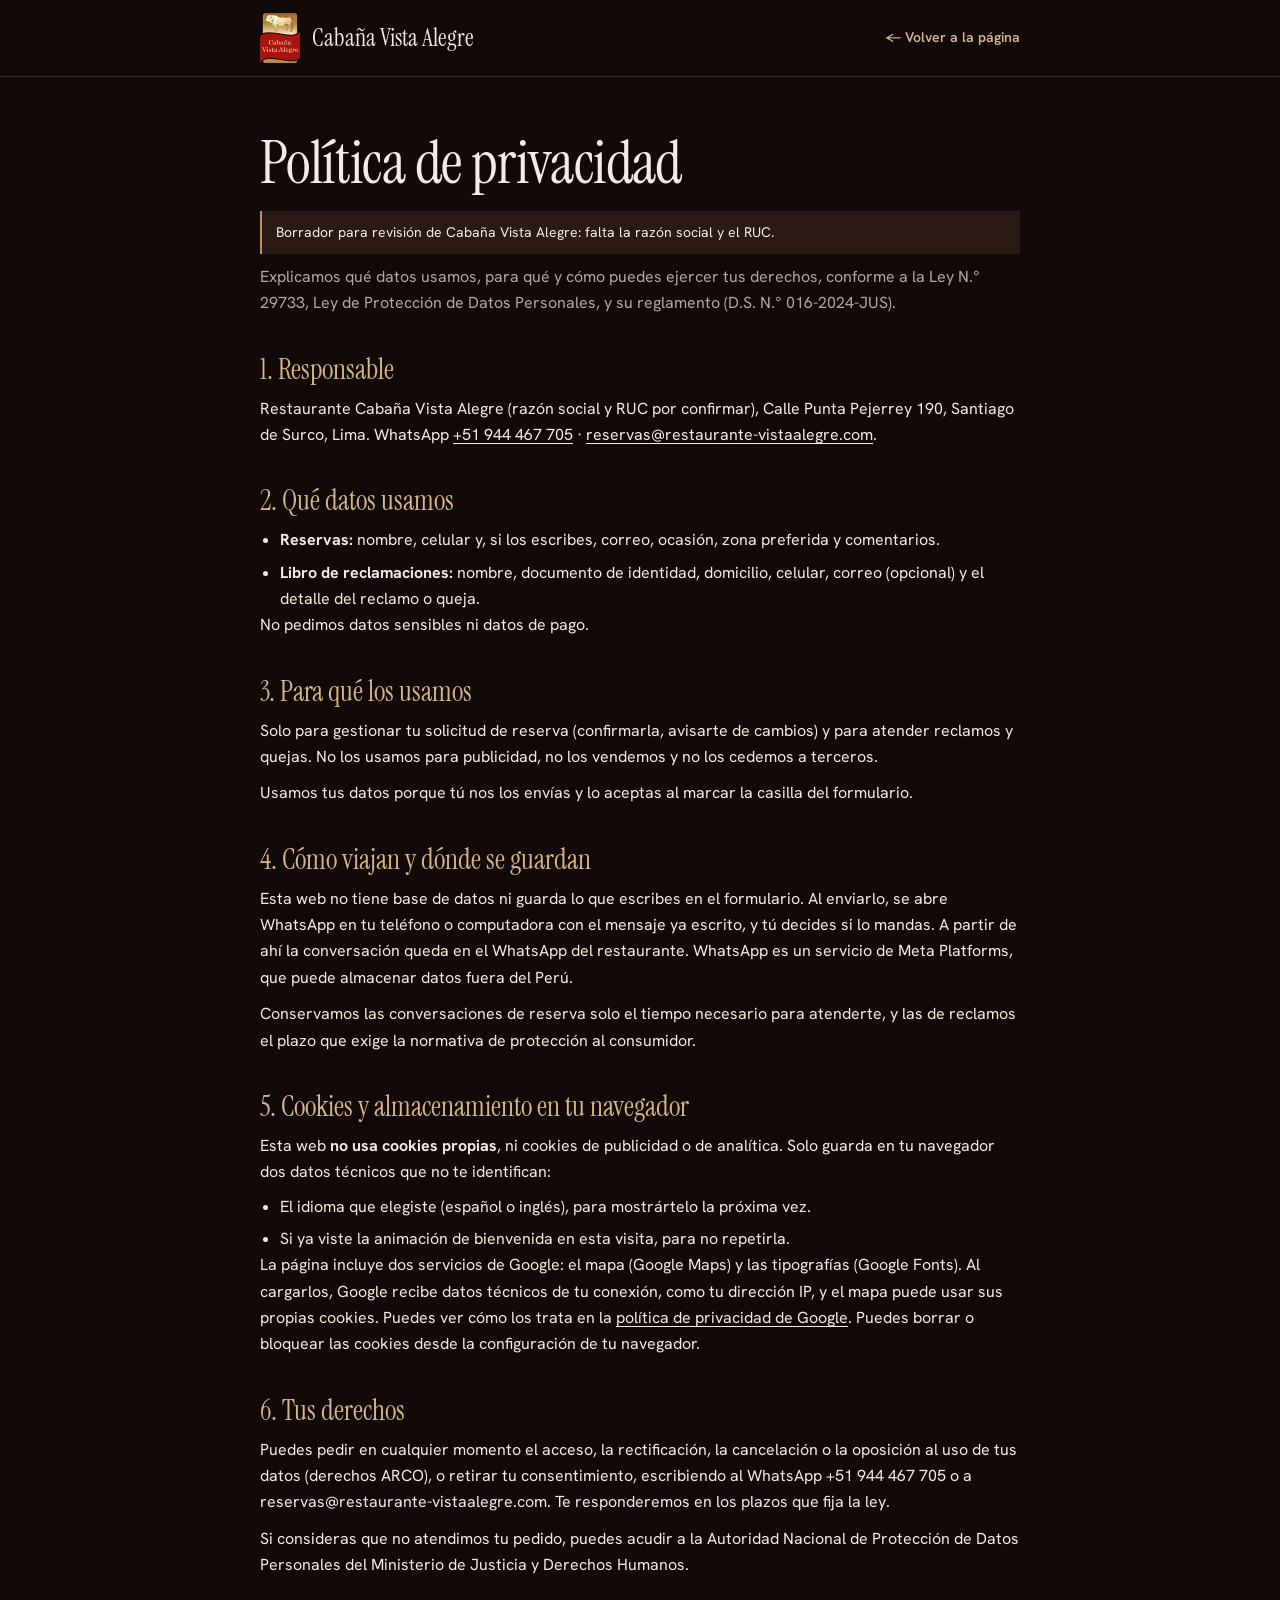
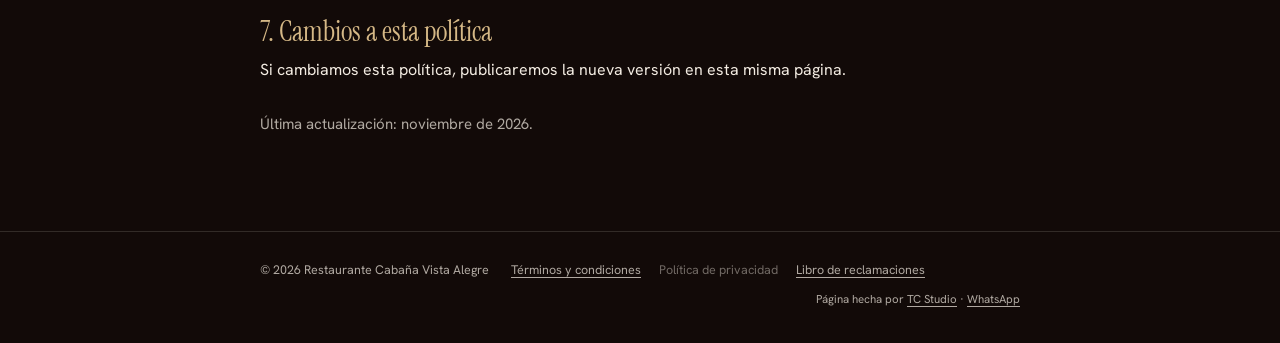
<file: privacidad.html>
<!doctype html>
<html lang="es">
<head>
<meta charset="utf-8">
<meta name="viewport" content="width=device-width, initial-scale=1, viewport-fit=cover">
<title>Política de privacidad · Cabaña Vista Alegre</title>
<meta name="description" content="Cómo trata Cabaña Vista Alegre los datos de sus reservas y reclamos, según la Ley N.° 29733 de Protección de Datos Personales.">
<meta name="theme-color" content="#120A08">
<link rel="icon" href="logo.png">
<link rel="preconnect" href="https://fonts.googleapis.com">
<link rel="preconnect" href="https://fonts.gstatic.com" crossorigin>
<link href="https://fonts.googleapis.com/css2?family=Instrument+Serif&family=Hanken+Grotesk:wght@400;500;600;700&display=swap" rel="stylesheet">
<link rel="stylesheet" href="legal.css">
</head>
<body>
<a class="saltar" href="#contenido">Saltar al contenido</a>
<header>
  <div class="wrap cab">
    <a class="marca" href="index.html"><img src="logo.png" alt="" width="40" height="49"><span>Cabaña Vista Alegre</span></a>
    <a class="volver" href="index.html">← Volver<span> a la página</span></a>
  </div>
</header>

<main id="contenido">
  <div class="wrap">
    <h1>Política de privacidad</h1>
    <p class="borrador">Borrador para revisión de Cabaña Vista Alegre: falta la razón social y el RUC.</p>
    <p class="intro">Explicamos qué datos usamos, para qué y cómo puedes ejercer tus derechos, conforme a la Ley N.° 29733, Ley de Protección de Datos Personales, y su reglamento (D.S. N.° 016-2024-JUS).</p>

    <h2>1. Responsable</h2>
    <p>Restaurante Cabaña Vista Alegre (razón social y RUC por confirmar), Calle Punta Pejerrey 190, Santiago de Surco, Lima. WhatsApp <a href="https://wa.me/51944467705" target="_blank" rel="noopener">+51 944 467 705</a> · <a href="mailto:reservas@restaurante-vistaalegre.com">reservas@restaurante-vistaalegre.com</a>.</p>

    <h2>2. Qué datos usamos</h2>
    <ul>
      <li><strong>Reservas:</strong> nombre, celular y, si los escribes, correo, ocasión, zona preferida y comentarios.</li>
      <li><strong>Libro de reclamaciones:</strong> nombre, documento de identidad, domicilio, celular, correo (opcional) y el detalle del reclamo o queja.</li>
    </ul>
    <p>No pedimos datos sensibles ni datos de pago.</p>

    <h2>3. Para qué los usamos</h2>
    <p>Solo para gestionar tu solicitud de reserva (confirmarla, avisarte de cambios) y para atender reclamos y quejas. No los usamos para publicidad, no los vendemos y no los cedemos a terceros.</p>
    <p>Usamos tus datos porque tú nos los envías y lo aceptas al marcar la casilla del formulario.</p>

    <h2>4. Cómo viajan y dónde se guardan</h2>
    <p>Esta web no tiene base de datos ni guarda lo que escribes en el formulario. Al enviarlo, se abre WhatsApp en tu teléfono o computadora con el mensaje ya escrito, y tú decides si lo mandas. A partir de ahí la conversación queda en el WhatsApp del restaurante. WhatsApp es un servicio de Meta Platforms, que puede almacenar datos fuera del Perú.</p>
    <p>Conservamos las conversaciones de reserva solo el tiempo necesario para atenderte, y las de reclamos el plazo que exige la normativa de protección al consumidor.</p>

    <h2>5. Cookies y almacenamiento en tu navegador</h2>
    <p>Esta web <strong>no usa cookies propias</strong>, ni cookies de publicidad o de analítica. Solo guarda en tu navegador dos datos técnicos que no te identifican:</p>
    <ul>
      <li>El idioma que elegiste (español o inglés), para mostrártelo la próxima vez.</li>
      <li>Si ya viste la animación de bienvenida en esta visita, para no repetirla.</li>
    </ul>
    <p>La página incluye dos servicios de Google: el mapa (Google Maps) y las tipografías (Google Fonts). Al cargarlos, Google recibe datos técnicos de tu conexión, como tu dirección IP, y el mapa puede usar sus propias cookies. Puedes ver cómo los trata en la <a href="https://policies.google.com/privacy?hl=es" target="_blank" rel="noopener">política de privacidad de Google</a>. Puedes borrar o bloquear las cookies desde la configuración de tu navegador.</p>

    <h2>6. Tus derechos</h2>
    <p>Puedes pedir en cualquier momento el acceso, la rectificación, la cancelación o la oposición al uso de tus datos (derechos ARCO), o retirar tu consentimiento, escribiendo al WhatsApp +51 944 467 705 o a reservas@restaurante-vistaalegre.com. Te responderemos en los plazos que fija la ley.</p>
    <p>Si consideras que no atendimos tu pedido, puedes acudir a la Autoridad Nacional de Protección de Datos Personales del Ministerio de Justicia y Derechos Humanos.</p>

    <h2>7. Cambios a esta política</h2>
    <p>Si cambiamos esta política, publicaremos la nueva versión en esta misma página.</p>
    <p class="dato" style="margin-top:28px">Última actualización: noviembre de 2026.</p>
  </div>
</main>

<footer>
  <div class="wrap base">
    <span>© 2026 Restaurante Cabaña Vista Alegre</span>
    <nav class="legales" aria-label="Legal"><a href="terminos.html">Términos y condiciones</a><a href="privacidad.html" aria-current="page">Política de privacidad</a><a href="reclamaciones.html">Libro de reclamaciones</a></nav>
    <span class="credit">Página hecha por <a href="https://tcstudioweb.com/" target="_blank" rel="noopener">TC Studio</a> · <a href="https://wa.me/51991549700" target="_blank" rel="noopener">WhatsApp</a></span>
  </div>
</footer>
</body>
</html>
</file>
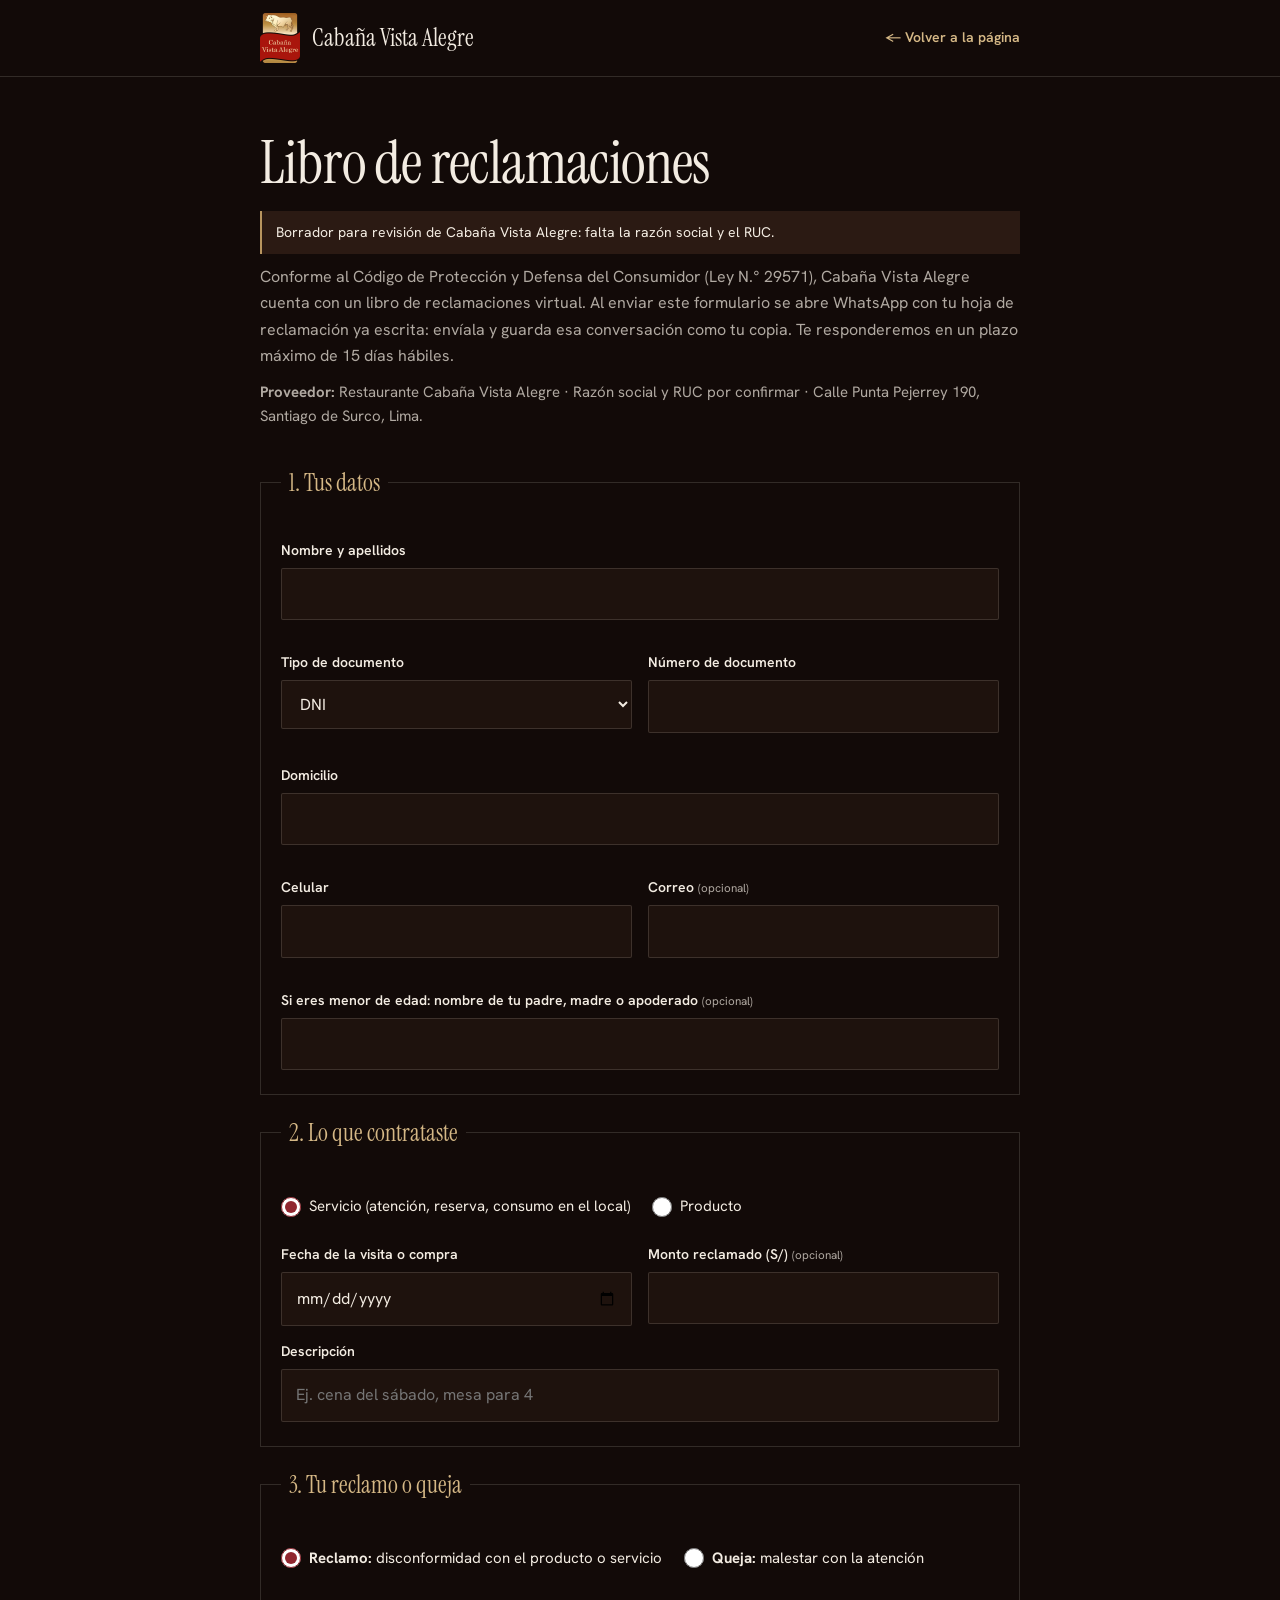
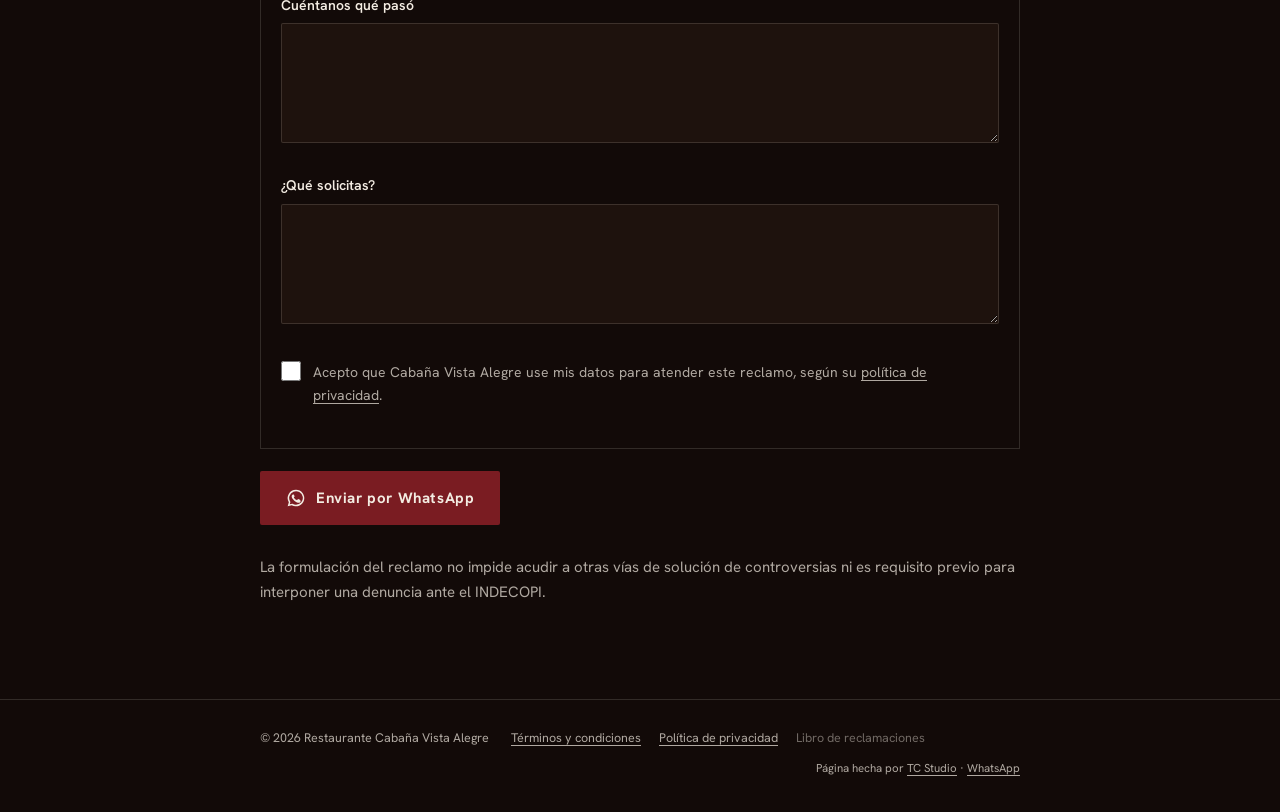
<file: reclamaciones.html>
<!doctype html>
<html lang="es">
<head>
<meta charset="utf-8">
<meta name="viewport" content="width=device-width, initial-scale=1, viewport-fit=cover">
<title>Libro de reclamaciones · Cabaña Vista Alegre</title>
<meta name="description" content="Libro de reclamaciones virtual de Cabaña Vista Alegre, conforme al Código de Protección y Defensa del Consumidor del Perú.">
<meta name="theme-color" content="#120A08">
<link rel="icon" href="logo.png">
<link rel="preconnect" href="https://fonts.googleapis.com">
<link rel="preconnect" href="https://fonts.gstatic.com" crossorigin>
<link href="https://fonts.googleapis.com/css2?family=Instrument+Serif&family=Hanken+Grotesk:wght@400;500;600;700&display=swap" rel="stylesheet">
<link rel="stylesheet" href="legal.css">
</head>
<body>
<a class="saltar" href="#contenido">Saltar al contenido</a>
<header>
  <div class="wrap cab">
    <a class="marca" href="index.html"><img src="logo.png" alt="" width="40" height="49"><span>Cabaña Vista Alegre</span></a>
    <a class="volver" href="index.html">← Volver<span> a la página</span></a>
  </div>
</header>

<main id="contenido">
  <div class="wrap">
    <h1>Libro de reclamaciones</h1>
    <p class="borrador">Borrador para revisión de Cabaña Vista Alegre: falta la razón social y el RUC.</p>
    <p class="intro">Conforme al Código de Protección y Defensa del Consumidor (Ley N.° 29571), Cabaña Vista Alegre cuenta con un libro de reclamaciones virtual. Al enviar este formulario se abre WhatsApp con tu hoja de reclamación ya escrita: envíala y guarda esa conversación como tu copia. Te responderemos en un plazo máximo de 15 días hábiles.</p>
    <p class="dato"><strong>Proveedor:</strong> Restaurante Cabaña Vista Alegre · Razón social y RUC por confirmar · Calle Punta Pejerrey 190, Santiago de Surco, Lima.</p>

    <form id="reclamo" novalidate>
      <fieldset>
        <legend>1. Tus datos</legend>
        <label class="campo">Nombre y apellidos<input id="nombre" autocomplete="name" maxlength="80" required><span class="error" id="e-nombre" aria-live="polite"></span></label>
        <div class="dos">
          <label class="campo">Tipo de documento<select id="tipodoc"><option>DNI</option><option>Carné de extranjería</option><option>Pasaporte</option></select></label>
          <label class="campo">Número de documento<input id="doc" inputmode="text" maxlength="20" required><span class="error" id="e-doc" aria-live="polite"></span></label>
        </div>
        <label class="campo">Domicilio<input id="dir" autocomplete="street-address" maxlength="120" required><span class="error" id="e-dir" aria-live="polite"></span></label>
        <div class="dos">
          <label class="campo">Celular<input id="cel" type="tel" inputmode="tel" autocomplete="tel" maxlength="16" required><span class="error" id="e-cel" aria-live="polite"></span></label>
          <label class="campo">Correo <small>(opcional)</small><input id="correo" type="email" inputmode="email" autocomplete="email" maxlength="80"><span class="error" id="e-correo" aria-live="polite"></span></label>
        </div>
        <label class="campo">Si eres menor de edad: nombre de tu padre, madre o apoderado <small>(opcional)</small><input id="apoderado" maxlength="80"></label>
      </fieldset>

      <fieldset>
        <legend>2. Lo que contrataste</legend>
        <div class="opciones" role="radiogroup" aria-label="Tipo de bien">
          <label><input type="radio" name="bien" value="Servicio" checked>Servicio (atención, reserva, consumo en el local)</label>
          <label><input type="radio" name="bien" value="Producto">Producto</label>
        </div>
        <div class="dos">
          <label class="campo">Fecha de la visita o compra<input id="fecha" type="date"></label>
          <label class="campo">Monto reclamado (S/) <small>(opcional)</small><input id="monto" inputmode="decimal" maxlength="12"></label>
        </div>
        <label class="campo">Descripción<input id="desc" maxlength="120" placeholder="Ej. cena del sábado, mesa para 4"></label>
      </fieldset>

      <fieldset>
        <legend>3. Tu reclamo o queja</legend>
        <div class="opciones" role="radiogroup" aria-label="Tipo">
          <label><input type="radio" name="tipo" value="Reclamo" checked><span><strong>Reclamo:</strong> disconformidad con el producto o servicio</span></label>
          <label><input type="radio" name="tipo" value="Queja"><span><strong>Queja:</strong> malestar con la atención</span></label>
        </div>
        <label class="campo">Cuéntanos qué pasó<textarea id="detalle" maxlength="1500" required></textarea><span class="error" id="e-detalle" aria-live="polite"></span></label>
        <label class="campo">¿Qué solicitas?<textarea id="pedido" maxlength="800" required></textarea><span class="error" id="e-pedido" aria-live="polite"></span></label>
        <label class="acepto"><input type="checkbox" id="acepto"><span>Acepto que Cabaña Vista Alegre use mis datos para atender este reclamo, según su <a href="privacidad.html" target="_blank" rel="noopener">política de privacidad</a>.</span></label>
        <span class="error" id="e-acepto" aria-live="polite"></span>
      </fieldset>

      <button class="enviar" type="submit"><svg width="20" height="20" viewBox="0 0 24 24" aria-hidden="true"><path fill="currentColor" d="M12 2a10 10 0 0 0-8.6 15.1L2 22l5-1.3A10 10 0 1 0 12 2Zm0 18.2a8.2 8.2 0 0 1-4.2-1.2l-.3-.2-3 .8.8-2.9-.2-.3A8.2 8.2 0 1 1 12 20.2Zm4.5-6.1c-.2-.1-1.5-.7-1.7-.8-.2-.1-.4-.1-.6.1l-.8 1c-.1.2-.3.2-.5.1a6.7 6.7 0 0 1-3.3-2.9c-.3-.4.2-.4.7-1.3.1-.2 0-.3 0-.4l-.8-1.8c-.2-.5-.4-.4-.6-.4h-.5a1 1 0 0 0-.7.3 3 3 0 0 0-.9 2.2 5.2 5.2 0 0 0 1.1 2.8 11.9 11.9 0 0 0 4.6 4c1.7.7 2.3.8 3.2.7.5-.1 1.5-.6 1.7-1.2.2-.6.2-1.1.2-1.2-.1-.1-.3-.2-.5-.3Z"/></svg>Enviar por WhatsApp</button>
    </form>

    <p class="dato" style="margin-top:30px">La formulación del reclamo no impide acudir a otras vías de solución de controversias ni es requisito previo para interponer una denuncia ante el INDECOPI.</p>
  </div>
</main>

<footer>
  <div class="wrap base">
    <span>© 2026 Restaurante Cabaña Vista Alegre</span>
    <nav class="legales" aria-label="Legal"><a href="terminos.html">Términos y condiciones</a><a href="privacidad.html">Política de privacidad</a><a href="reclamaciones.html" aria-current="page">Libro de reclamaciones</a></nav>
    <span class="credit">Página hecha por <a href="https://tcstudioweb.com/" target="_blank" rel="noopener">TC Studio</a> · <a href="https://wa.me/51991549700" target="_blank" rel="noopener">WhatsApp</a></span>
  </div>
</footer>

<script>
const NEGOCIO_WA = "51944467705"; // mismo WhatsApp que las reservas
const $ = id => document.getElementById(id);
const lima = () => new Date(new Date().toLocaleString("en-US", { timeZone: "America/Lima" }));
$("fecha").max = lima().toISOString().slice(0, 10);

const reglas = [
  ["nombre", v => v.length >= 3 || "Escribe tu nombre y apellidos."],
  ["doc", v => /^[A-Za-z0-9-]{6,20}$/.test(v) || "Escribe un número de documento válido."],
  ["dir", v => v.length >= 5 || "Escribe tu domicilio."],
  ["cel", v => v.replace(/\D/g, "").length >= 9 || "Escribe un celular de 9 dígitos."],
  ["correo", v => !v || /^[^\s@]+@[^\s@]+\.[^\s@]+$/.test(v) || "Revisa el correo."],
  ["detalle", v => v.length >= 10 || "Cuéntanos qué pasó."],
  ["pedido", v => v.length >= 3 || "Cuéntanos qué solicitas."],
];

$("reclamo").addEventListener("submit", e => {
  e.preventDefault();
  let primero = null;
  for (const [id, ok] of reglas) {
    const r = ok($(id).value.trim());
    $("e-" + id).textContent = r === true ? "" : r;
    $(id).setAttribute("aria-invalid", r === true ? "false" : "true");
    if (r !== true && !primero) primero = $(id);
  }
  $("e-acepto").textContent = $("acepto").checked ? "" : "Necesitamos tu permiso para registrar el reclamo.";
  if (!primero && !$("acepto").checked) primero = $("acepto");
  if (primero) { primero.focus(); return; }

  const ahora = lima(), dos = n => String(n).padStart(2, "0");
  const hoja = "CVA-" + ahora.getFullYear() + dos(ahora.getMonth() + 1) + dos(ahora.getDate()) + "-" + dos(ahora.getHours()) + dos(ahora.getMinutes()) + dos(ahora.getSeconds());
  const v = id => $(id).value.trim();
  const sel = n => document.querySelector("input[name=" + n + "]:checked").value;
  const l = [
    "*LIBRO DE RECLAMACIONES - Cabaña Vista Alegre*",
    "Hoja N.° " + hoja + " · " + ahora.toLocaleDateString("es-PE") + " " + dos(ahora.getHours()) + ":" + dos(ahora.getMinutes()),
    "",
    "*1. Consumidor*",
    "Nombre: " + v("nombre"),
    v("tipodoc") + ": " + v("doc"),
    "Domicilio: " + v("dir"),
    "Celular: " + v("cel"),
  ];
  if (v("correo")) l.push("Correo: " + v("correo"));
  if (v("apoderado")) l.push("Padre, madre o apoderado: " + v("apoderado"));
  l.push("", "*2. Bien contratado*", "Tipo: " + sel("bien"));
  if (v("fecha")) l.push("Fecha: " + v("fecha").split("-").reverse().join("/"));
  if (v("monto")) l.push("Monto: S/ " + v("monto"));
  if (v("desc")) l.push("Descripción: " + v("desc"));
  l.push("", "*3. " + sel("tipo") + "*", v("detalle"), "", "*Pedido del consumidor*", v("pedido"),
    "", "Acepto el uso de mis datos para atender este reclamo, según la política de privacidad.");
  window.open("https://wa.me/" + NEGOCIO_WA + "?text=" + encodeURIComponent(l.join("\n")), "_blank", "noopener");
});
</script>
</body>
</html>
</file>
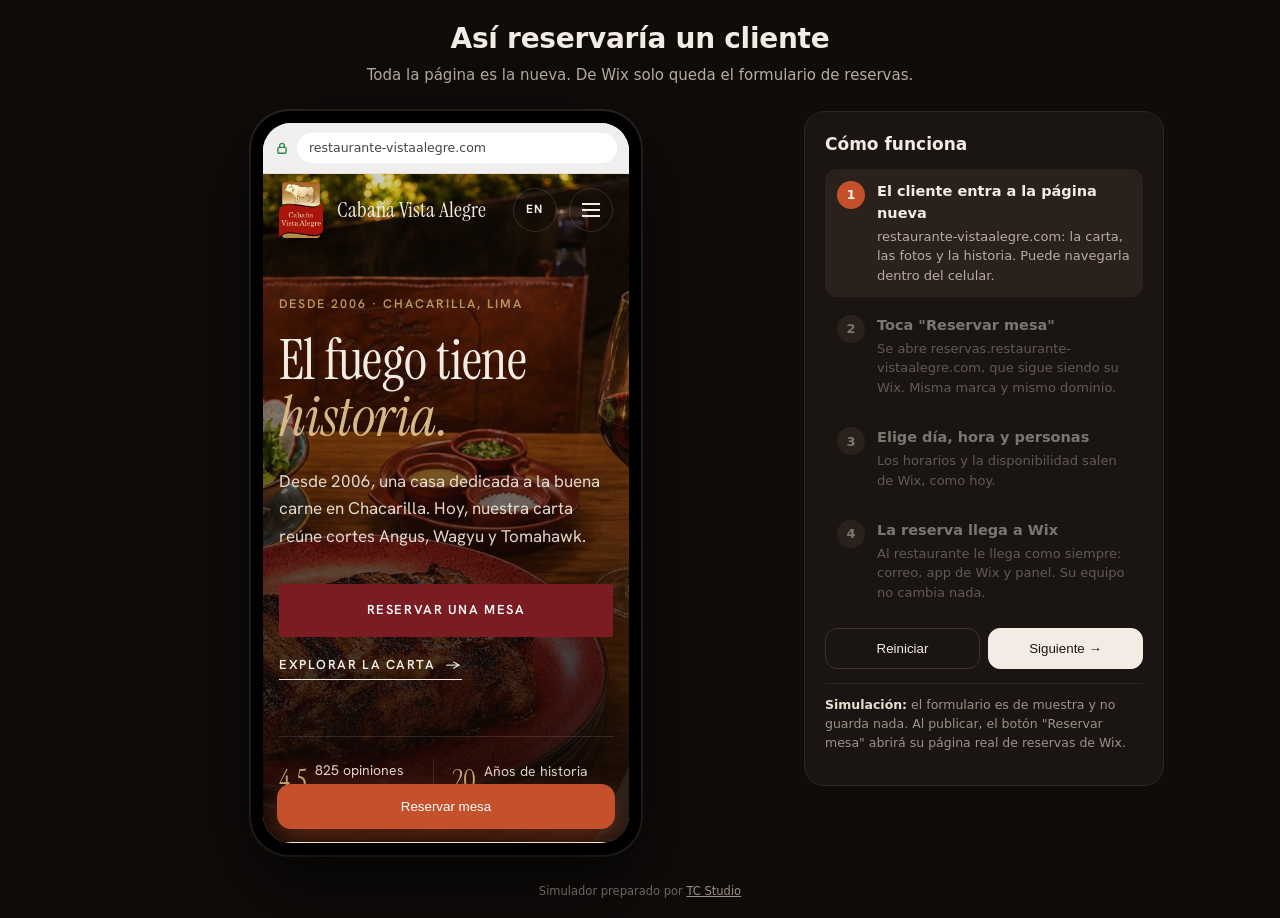
<file: simulador-reservas.html>
<!doctype html>
<html lang="es"><head><meta charset="utf-8">
<meta name="viewport" content="width=device-width, initial-scale=1">
<meta name="robots" content="noindex, nofollow">
<title>Simulador de reservas · Cabaña Vista Alegre</title>
<style>
:root{--tinta:#1b1410;--brasa:#c4512b;--crema:#f6efe6;--gris:#8a7f76;--linea:#e6ddd2}
*{box-sizing:border-box}
body{margin:0;background:#0f0c0a;color:#f3ece4;font:15px/1.5 "Segoe UI",system-ui,-apple-system,sans-serif;min-height:100vh;display:flex;flex-direction:column}
header{padding:18px 20px 6px;text-align:center}
header h1{margin:0;font-size:clamp(20px,3vw,28px);letter-spacing:-.01em}
header p{margin:4px 0 0;color:#b7aca2}
.wrap{flex:1;display:grid;grid-template-columns:minmax(0,1fr) 360px;gap:28px;max-width:1080px;width:100%;margin:0 auto;padding:18px 16px 28px;align-items:start}
/* teléfono */
.tel{justify-self:center;width:100%;max-width:390px;background:#000;border-radius:38px;padding:12px;box-shadow:0 30px 80px rgba(0,0,0,.6),0 0 0 2px #2a2420}
.pantalla{background:#fff;border-radius:28px;overflow:hidden;height:720px;max-height:calc(100vh - 160px);min-height:560px;display:flex;flex-direction:column;color:var(--tinta)}
.barra-url{display:flex;align-items:center;gap:8px;background:#f1efed;padding:10px 12px;font-size:12.5px;color:#444;border-bottom:1px solid #e3e0dc}
.barra-url .candado{width:14px;height:14px;flex-shrink:0;color:#2f8a4e}
.barra-url .url{flex:1;background:#fff;border-radius:999px;padding:6px 12px;white-space:nowrap;overflow:hidden;text-overflow:ellipsis;transition:background .3s}
.barra-url .url.cambia{background:#fff4d6}
.vista{flex:1;position:relative;overflow:hidden}
.paso{position:absolute;inset:0;overflow:auto;opacity:0;pointer-events:none;transition:opacity .35s}
.paso.ver{opacity:1;pointer-events:auto}
iframe{border:0;width:100%;height:100%;display:block}
.btn-flot{position:absolute;left:14px;right:14px;bottom:14px;background:var(--brasa);color:#fff;border:0;border-radius:14px;padding:15px;font:600 16px inherit;cursor:pointer;box-shadow:0 10px 30px rgba(196,81,43,.45);animation:latido 2.2s ease-in-out infinite}
@keyframes latido{0%,100%{transform:scale(1)}50%{transform:scale(1.03)}}
/* formulario de reserva (Wix) */
.res{padding:22px 18px 30px;background:var(--crema);min-height:100%}
.res .logo{display:block;height:54px;margin:0 auto 8px}
.res h2{text-align:center;margin:0 0 2px;font-size:20px}
.res .sub{text-align:center;color:var(--gris);font-size:13px;margin:0 0 18px}
.campo{margin-bottom:12px}
.campo label{display:block;font-size:12.5px;font-weight:600;margin-bottom:5px}
.campo input,.campo select{width:100%;padding:11px 12px;border:1px solid var(--linea);border-radius:10px;background:#fff;font:inherit;color:var(--tinta)}
.horas{display:grid;grid-template-columns:repeat(4,1fr);gap:6px}
.horas button{padding:9px 0;border:1px solid var(--linea);border-radius:9px;background:#fff;font:600 13px inherit;cursor:pointer;color:var(--tinta)}
.horas button.sel{background:var(--tinta);color:#fff;border-color:var(--tinta)}
.horas button:disabled{opacity:.35;cursor:not-allowed;text-decoration:line-through}
.enviar{width:100%;margin-top:8px;padding:14px;border:0;border-radius:12px;background:var(--brasa);color:#fff;font:600 16px inherit;cursor:pointer}
.enviar:disabled{opacity:.5;cursor:not-allowed}
.motor{text-align:center;font-size:11.5px;color:var(--gris);margin-top:14px}
/* confirmación */
.ok{padding:40px 22px;text-align:center;background:var(--crema);min-height:100%}
.ok .check{width:72px;height:72px;border-radius:50%;background:#2f8a4e;color:#fff;display:grid;place-items:center;margin:0 auto 16px;font-size:38px;animation:pop .5s cubic-bezier(.2,1.6,.4,1)}
@keyframes pop{from{transform:scale(.3);opacity:0}to{transform:scale(1);opacity:1}}
.ok h2{margin:0 0 6px}
.ok .det{background:#fff;border:1px solid var(--linea);border-radius:14px;padding:14px;margin:18px 0;text-align:left;font-size:14px}
.ok .det div{display:flex;justify-content:space-between;padding:4px 0}
.ok .det span{color:var(--gris)}
.ok a{color:var(--brasa);font-weight:600}
/* explicación */
.lado{background:#1a1512;border:1px solid #2e2621;border-radius:20px;padding:20px;position:sticky;top:16px}
.lado h2{margin:0 0 12px;font-size:17px}
.pasos{list-style:none;margin:0;padding:0}
.pasos li{display:flex;gap:12px;padding:12px;border-radius:12px;margin-bottom:6px;opacity:.45;transition:all .3s}
.pasos li.activo{opacity:1;background:#2a211c}
.pasos li.hecho{opacity:.8}
.pasos .n{width:28px;height:28px;border-radius:50%;background:#3a302a;display:grid;place-items:center;font-weight:700;flex-shrink:0;font-size:13px}
.pasos li.activo .n{background:var(--brasa)}
.pasos li.hecho .n{background:#2f8a4e}
.pasos b{display:block;font-size:14.5px}
.pasos small{color:#b7aca2;font-size:13px;display:block;margin-top:2px}
.ctrl{display:flex;gap:8px;margin-top:14px}
.ctrl button{flex:1;padding:12px;border-radius:12px;border:1px solid #3a302a;background:transparent;color:#f3ece4;font:600 14px inherit;cursor:pointer}
.ctrl button.prim{background:#f3ece4;color:#1a1512;border-color:#f3ece4}
.nota{margin-top:14px;font-size:12.5px;color:#9d9188;border-top:1px solid #2e2621;padding-top:12px}
.nota b{color:#e8ddd2}
footer{text-align:center;font-size:11.5px;color:#6f655d;padding:0 16px 18px}
footer a{color:#9d9188}
@media (max-width:860px){.wrap{grid-template-columns:1fr}.lado{position:static}.pantalla{height:640px}}
@media (prefers-reduced-motion:reduce){*{animation:none!important;transition:none!important}}
</style></head><body>
<header>
  <h1>Así reservaría un cliente</h1>
  <p>Toda la página es la nueva. De Wix solo queda el formulario de reservas.</p>
</header>

<div class="wrap">
  <div class="tel" aria-label="Simulación en un celular">
    <div class="pantalla">
      <div class="barra-url"><svg class="candado" viewBox="0 0 24 24" fill="none" stroke="currentColor" stroke-width="2.4"><rect x="5" y="11" width="14" height="10" rx="2"/><path d="M8 11V8a4 4 0 0 1 8 0v3"/></svg><span class="url" id="url">restaurante-vistaalegre.com</span></div>
      <div class="vista">
        <!-- paso 1: nuestra página -->
        <div class="paso ver" id="p1">
          <iframe src="./" title="Página nueva de Cabaña Vista Alegre" loading="eager"></iframe>
          <button class="btn-flot" type="button" id="b-reservar">Reservar mesa</button>
        </div>
        <!-- paso 2: formulario de reservas (Wix) -->
        <div class="paso" id="p2">
          <div class="res">
            <img class="logo" src="logo.png" alt="Cabaña Vista Alegre">
            <h2>Reserva tu mesa</h2>
            <p class="sub">Elige día, hora y cuántos son</p>
            <div class="campo"><label for="f-dia">Día</label><input type="date" id="f-dia"></div>
            <div class="campo"><label for="f-per">Personas</label><select id="f-per"></select></div>
            <div class="campo"><label>Hora</label><div class="horas" id="horas"></div></div>
            <div class="campo"><label for="f-nom">Nombre</label><input id="f-nom" placeholder="Ej. Lucía Torres" autocomplete="off"></div>
            <div class="campo"><label for="f-tel">Celular</label><input id="f-tel" inputmode="tel" placeholder="Ej. 987 654 321" autocomplete="off"></div>
            <button class="enviar" type="button" id="b-enviar" disabled>Confirmar reserva</button>
            <p class="motor">Reservas gestionadas con el sistema de Wix del restaurante</p>
          </div>
        </div>
        <!-- paso 3: confirmación -->
        <div class="paso" id="p3">
          <div class="ok">
            <div class="check">✓</div>
            <h2>¡Reserva confirmada!</h2>
            <p style="color:var(--gris);margin:0">Te enviamos la confirmación por correo.</p>
            <div class="det" id="det"></div>
            <a href="#" id="b-volver">← Volver a la página</a>
          </div>
        </div>
      </div>
    </div>
  </div>

  <aside class="lado">
    <h2>Cómo funciona</h2>
    <ol class="pasos" id="pasos">
      <li class="activo"><span class="n">1</span><div><b>El cliente entra a la página nueva</b><small>restaurante-vistaalegre.com: la carta, las fotos y la historia. Puede navegarla dentro del celular.</small></div></li>
      <li><span class="n">2</span><div><b>Toca "Reservar mesa"</b><small>Se abre reservas.restaurante-vistaalegre.com, que sigue siendo su Wix. Misma marca y mismo dominio.</small></div></li>
      <li><span class="n">3</span><div><b>Elige día, hora y personas</b><small>Los horarios y la disponibilidad salen de Wix, como hoy.</small></div></li>
      <li><span class="n">4</span><div><b>La reserva llega a Wix</b><small>Al restaurante le llega como siempre: correo, app de Wix y panel. Su equipo no cambia nada.</small></div></li>
    </ol>
    <div class="ctrl">
      <button type="button" id="b-reiniciar">Reiniciar</button>
      <button type="button" class="prim" id="b-sig">Siguiente →</button>
    </div>
    <p class="nota"><b>Simulación:</b> el formulario es de muestra y no guarda nada. Al publicar, el botón "Reservar mesa" abrirá su página real de reservas de Wix.</p>
  </aside>
</div>
<footer>Simulador preparado por <a href="https://wa.me/51991549700" target="_blank" rel="noopener">TC Studio</a></footer>

<script>
const $ = id => document.getElementById(id);
const URLS = ["restaurante-vistaalegre.com", "reservas.restaurante-vistaalegre.com", "reservas.restaurante-vistaalegre.com/confirmada"];
let paso = 1, hora = "";
function ir(n) {
  paso = n;
  [1, 2, 3].forEach(i => $("p" + i).classList.toggle("ver", i === n));
  const u = $("url"); u.textContent = URLS[n - 1]; u.classList.add("cambia"); setTimeout(() => u.classList.remove("cambia"), 700);
  const activo = n === 1 ? 0 : n === 2 ? (hora ? 2 : 1) : 3;
  [...$("pasos").children].forEach((li, i) => { li.classList.toggle("activo", i === activo); li.classList.toggle("hecho", i < activo); });
  $("b-sig").textContent = n === 3 ? "Ver de nuevo" : "Siguiente →";
}
/* formulario */
const hoy = new Date(); hoy.setDate(hoy.getDate() + 1);
$("f-dia").value = hoy.toISOString().slice(0, 10); $("f-dia").min = new Date().toISOString().slice(0, 10);
$("f-per").innerHTML = [1,2,3,4,5,6,7,8].map(n => `<option${n === 2 ? " selected" : ""}>${n} ${n === 1 ? "persona" : "personas"}</option>`).join("") + "<option>Más de 8 (grupo)</option>";
const HORAS = ["12:30","13:00","13:30","14:00","14:30","19:00","19:30","20:00","20:30","21:00","21:30","22:00"], LLENAS = ["13:30","20:30"];
$("horas").innerHTML = HORAS.map(h => `<button type="button" data-h="${h}"${LLENAS.includes(h) ? " disabled title=\"Sin mesas\"" : ""}>${h}</button>`).join("");
const listo = () => { $("b-enviar").disabled = !(hora && $("f-nom").value.trim() && $("f-tel").value.replace(/\D/g, "").length >= 9); };
$("horas").onclick = e => { const b = e.target.closest("button[data-h]"); if (!b || b.disabled) return; hora = b.dataset.h; [...$("horas").children].forEach(x => x.classList.toggle("sel", x === b)); ir(2); listo(); };
["f-nom", "f-tel"].forEach(id => $(id).addEventListener("input", listo));
const fechaTxt = f => new Date(f + "T12:00").toLocaleDateString("es-PE", { weekday: "long", day: "numeric", month: "long" });
$("b-enviar").onclick = () => {
  $("det").innerHTML = [["Nombre", $("f-nom").value.trim()], ["Día", fechaTxt($("f-dia").value)], ["Hora", hora], ["Mesa para", $("f-per").value]].map(([a, b]) => `<div><span>${a}</span><b>${b.replace(/</g, "&lt;")}</b></div>`).join("");
  ir(3);
};
$("b-reservar").onclick = () => ir(2);
$("b-volver").onclick = e => { e.preventDefault(); ir(1); };
function reiniciar() { hora = ""; ["f-nom", "f-tel"].forEach(id => $(id).value = ""); [...$("horas").children].forEach(x => x.classList.remove("sel")); listo(); ir(1); }
$("b-reiniciar").onclick = reiniciar;
/* "Siguiente": avanza solo, llenando datos de ejemplo */
$("b-sig").onclick = () => {
  if (paso === 1) return ir(2);
  if (paso === 2) {
    if (!hora) { const b = [...$("horas").children].find(x => x.dataset.h === "20:00"); b.click(); return; }
    if (!$("f-nom").value) $("f-nom").value = "Lucía Torres";
    if (!$("f-tel").value) $("f-tel").value = "987 654 321";
    listo(); return $("b-enviar").click();
  }
  reiniciar();
};
</script>
</body></html>
</file>
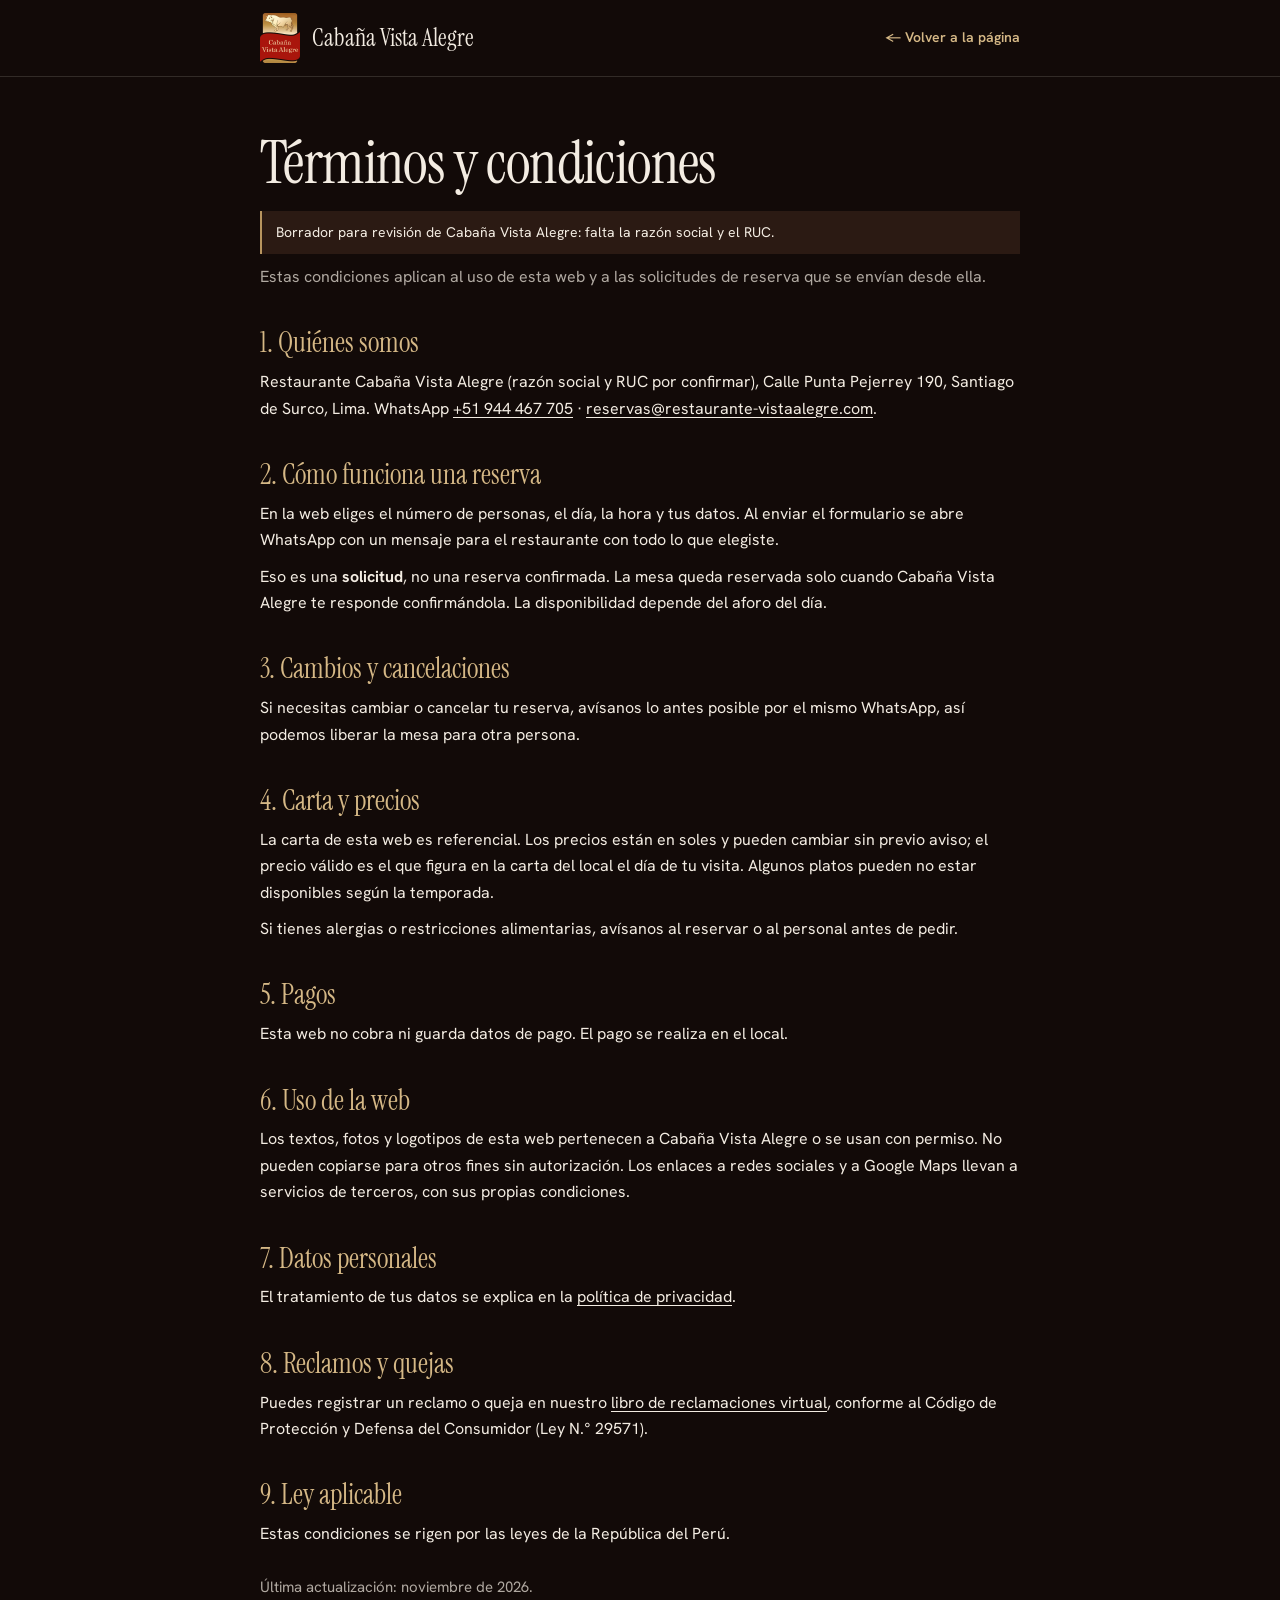
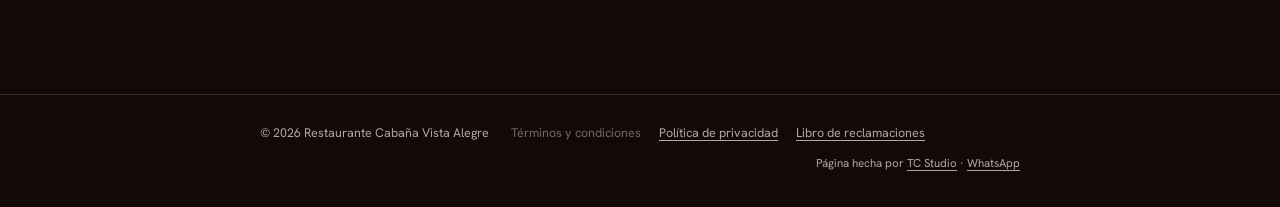
<file: terminos.html>
<!doctype html>
<html lang="es">
<head>
<meta charset="utf-8">
<meta name="viewport" content="width=device-width, initial-scale=1, viewport-fit=cover">
<title>Términos y condiciones · Cabaña Vista Alegre</title>
<meta name="description" content="Condiciones de uso de la web de Cabaña Vista Alegre y de las solicitudes de reserva por WhatsApp.">
<meta name="theme-color" content="#120A08">
<link rel="icon" href="logo.png">
<link rel="preconnect" href="https://fonts.googleapis.com">
<link rel="preconnect" href="https://fonts.gstatic.com" crossorigin>
<link href="https://fonts.googleapis.com/css2?family=Instrument+Serif&family=Hanken+Grotesk:wght@400;500;600;700&display=swap" rel="stylesheet">
<link rel="stylesheet" href="legal.css">
</head>
<body>
<a class="saltar" href="#contenido">Saltar al contenido</a>
<header>
  <div class="wrap cab">
    <a class="marca" href="index.html"><img src="logo.png" alt="" width="40" height="49"><span>Cabaña Vista Alegre</span></a>
    <a class="volver" href="index.html">← Volver<span> a la página</span></a>
  </div>
</header>

<main id="contenido">
  <div class="wrap">
    <h1>Términos y condiciones</h1>
    <p class="borrador">Borrador para revisión de Cabaña Vista Alegre: falta la razón social y el RUC.</p>
    <p class="intro">Estas condiciones aplican al uso de esta web y a las solicitudes de reserva que se envían desde ella.</p>

    <h2>1. Quiénes somos</h2>
    <p>Restaurante Cabaña Vista Alegre (razón social y RUC por confirmar), Calle Punta Pejerrey 190, Santiago de Surco, Lima. WhatsApp <a href="https://wa.me/51944467705" target="_blank" rel="noopener">+51 944 467 705</a> · <a href="mailto:reservas@restaurante-vistaalegre.com">reservas@restaurante-vistaalegre.com</a>.</p>

    <h2>2. Cómo funciona una reserva</h2>
    <p>En la web eliges el número de personas, el día, la hora y tus datos. Al enviar el formulario se abre WhatsApp con un mensaje para el restaurante con todo lo que elegiste.</p>
    <p>Eso es una <strong>solicitud</strong>, no una reserva confirmada. La mesa queda reservada solo cuando Cabaña Vista Alegre te responde confirmándola. La disponibilidad depende del aforo del día.</p>

    <h2>3. Cambios y cancelaciones</h2>
    <p>Si necesitas cambiar o cancelar tu reserva, avísanos lo antes posible por el mismo WhatsApp, así podemos liberar la mesa para otra persona.</p>

    <h2>4. Carta y precios</h2>
    <p>La carta de esta web es referencial. Los precios están en soles y pueden cambiar sin previo aviso; el precio válido es el que figura en la carta del local el día de tu visita. Algunos platos pueden no estar disponibles según la temporada.</p>
    <p>Si tienes alergias o restricciones alimentarias, avísanos al reservar o al personal antes de pedir.</p>

    <h2>5. Pagos</h2>
    <p>Esta web no cobra ni guarda datos de pago. El pago se realiza en el local.</p>

    <h2>6. Uso de la web</h2>
    <p>Los textos, fotos y logotipos de esta web pertenecen a Cabaña Vista Alegre o se usan con permiso. No pueden copiarse para otros fines sin autorización. Los enlaces a redes sociales y a Google Maps llevan a servicios de terceros, con sus propias condiciones.</p>

    <h2>7. Datos personales</h2>
    <p>El tratamiento de tus datos se explica en la <a href="privacidad.html">política de privacidad</a>.</p>

    <h2>8. Reclamos y quejas</h2>
    <p>Puedes registrar un reclamo o queja en nuestro <a href="reclamaciones.html">libro de reclamaciones virtual</a>, conforme al Código de Protección y Defensa del Consumidor (Ley N.° 29571).</p>

    <h2>9. Ley aplicable</h2>
    <p>Estas condiciones se rigen por las leyes de la República del Perú.</p>
    <p class="dato" style="margin-top:28px">Última actualización: noviembre de 2026.</p>
  </div>
</main>

<footer>
  <div class="wrap base">
    <span>© 2026 Restaurante Cabaña Vista Alegre</span>
    <nav class="legales" aria-label="Legal"><a href="terminos.html" aria-current="page">Términos y condiciones</a><a href="privacidad.html">Política de privacidad</a><a href="reclamaciones.html">Libro de reclamaciones</a></nav>
    <span class="credit">Página hecha por <a href="https://tcstudioweb.com/" target="_blank" rel="noopener">TC Studio</a> · <a href="https://wa.me/51991549700" target="_blank" rel="noopener">WhatsApp</a></span>
  </div>
</footer>
</body>
</html>
</file>
<file: legal.css>
/* Estilos de las páginas legales (términos, privacidad, reclamaciones). Mismos colores que index.html. */
:root{
  --noche:#120A08; --madera:#1E120D; --madera2:#2B1A13; --crema:#F3ECE2;
  --vino:#7A1C22; --vino2:#912730; --oro:#B8955F; --oro2:#D5B886;
  --suave:rgba(243,236,226,.7); --linea-o:rgba(243,236,226,.14);
  --serif:"Instrument Serif",Georgia,serif;
}
*{box-sizing:border-box;margin:0;padding:0}
html{-webkit-text-size-adjust:100%}
body{font-family:"Hanken Grotesk",system-ui,sans-serif;font-size:16px;background:var(--noche);color:var(--crema);line-height:1.65}
a{color:inherit;text-underline-offset:3px}
a:focus-visible,button:focus-visible,input:focus-visible,textarea:focus-visible,select:focus-visible{outline:2px solid var(--oro2);outline-offset:3px}
.wrap{width:min(760px,100% - 40px);margin-inline:auto}
.saltar{position:absolute;left:-9999px}.saltar:focus{left:16px;top:16px;background:var(--crema);color:var(--noche);padding:8px 14px;z-index:9}

header{border-bottom:1px solid var(--linea-o)}
.cab{display:flex;align-items:center;gap:16px;min-height:76px}
.marca{display:flex;align-items:center;gap:12px;text-decoration:none;margin-right:auto}
.marca img{width:40px;height:auto}
.marca span{font-family:var(--serif);font-size:24px;line-height:1}
.volver{font-size:14px;font-weight:600;text-decoration:none;color:var(--oro2);white-space:nowrap}
.volver:hover{text-decoration:underline}

main{padding:56px 0 24px}
h1{font-family:var(--serif);font-weight:400;font-size:clamp(40px,7vw,60px);line-height:1;letter-spacing:-.01em;margin-bottom:14px}
.borrador{font-size:14px;background:var(--madera2);border-left:2px solid var(--oro);padding:10px 14px;margin:18px 0 8px}
.intro{color:var(--suave);margin-bottom:8px}
h2{font-family:var(--serif);font-weight:400;font-size:28px;line-height:1.1;margin:38px 0 10px;color:var(--oro2)}
p+p{margin-top:10px}
main ul{padding-left:20px;margin-top:8px}main li+li{margin-top:6px}
.dato{color:var(--suave);font-size:15px}

/* libro de reclamaciones */
form{margin-top:34px}
fieldset{border:1px solid var(--linea-o);padding:22px 20px 24px;margin-top:18px}
legend{font-family:var(--serif);font-size:24px;padding:0 8px;color:var(--oro2)}
.campo{display:block;margin-top:14px;font-size:14px;font-weight:600}
.campo small{font-weight:400;color:var(--suave)}
.campo input,.campo textarea,.campo select{display:block;width:100%;margin-top:6px;font:inherit;font-weight:400;font-size:16px;color:var(--crema);background:var(--madera);border:1px solid var(--linea-o);border-radius:2px;padding:12px 14px;min-height:48px}
.campo textarea{min-height:120px;resize:vertical}
.dos{display:grid;grid-template-columns:1fr 1fr;gap:0 16px}
.opciones{display:flex;flex-wrap:wrap;gap:10px 22px;margin-top:10px;font-size:15px}
.opciones label{display:flex;gap:8px;align-items:center;cursor:pointer;min-height:44px}
.opciones input,.acepto input{accent-color:var(--vino2);width:20px;height:20px;flex:none}
.acepto{display:flex;gap:12px;align-items:flex-start;font-size:14px;color:var(--suave);margin-top:20px;cursor:pointer}
.error{display:block;color:#F2A7A0;font-size:13px;font-weight:500;min-height:1em;margin-top:4px}
.enviar{margin-top:22px;display:inline-flex;align-items:center;gap:10px;font:inherit;font-weight:700;font-size:15px;letter-spacing:.04em;color:var(--crema);background:var(--vino);border:0;border-radius:2px;padding:15px 26px;min-height:52px;cursor:pointer}
.enviar:hover{background:var(--vino2)}

footer{border-top:1px solid var(--linea-o);margin-top:70px;padding:28px 0 34px}
.base{display:flex;flex-wrap:wrap;gap:10px 22px;align-items:center;font-size:12.5px;opacity:.7}
.legales{display:flex;flex-wrap:wrap;gap:8px 18px}
.legales a[aria-current]{text-decoration:none;opacity:.6}
.credit{margin-left:auto;font-size:11.5px}

@media (max-width:640px){
  .dos{grid-template-columns:1fr}
  .credit{width:100%;margin-left:0}
  .volver span{display:none}
}
@media (prefers-reduced-motion:reduce){*{scroll-behavior:auto!important}}
</file>
